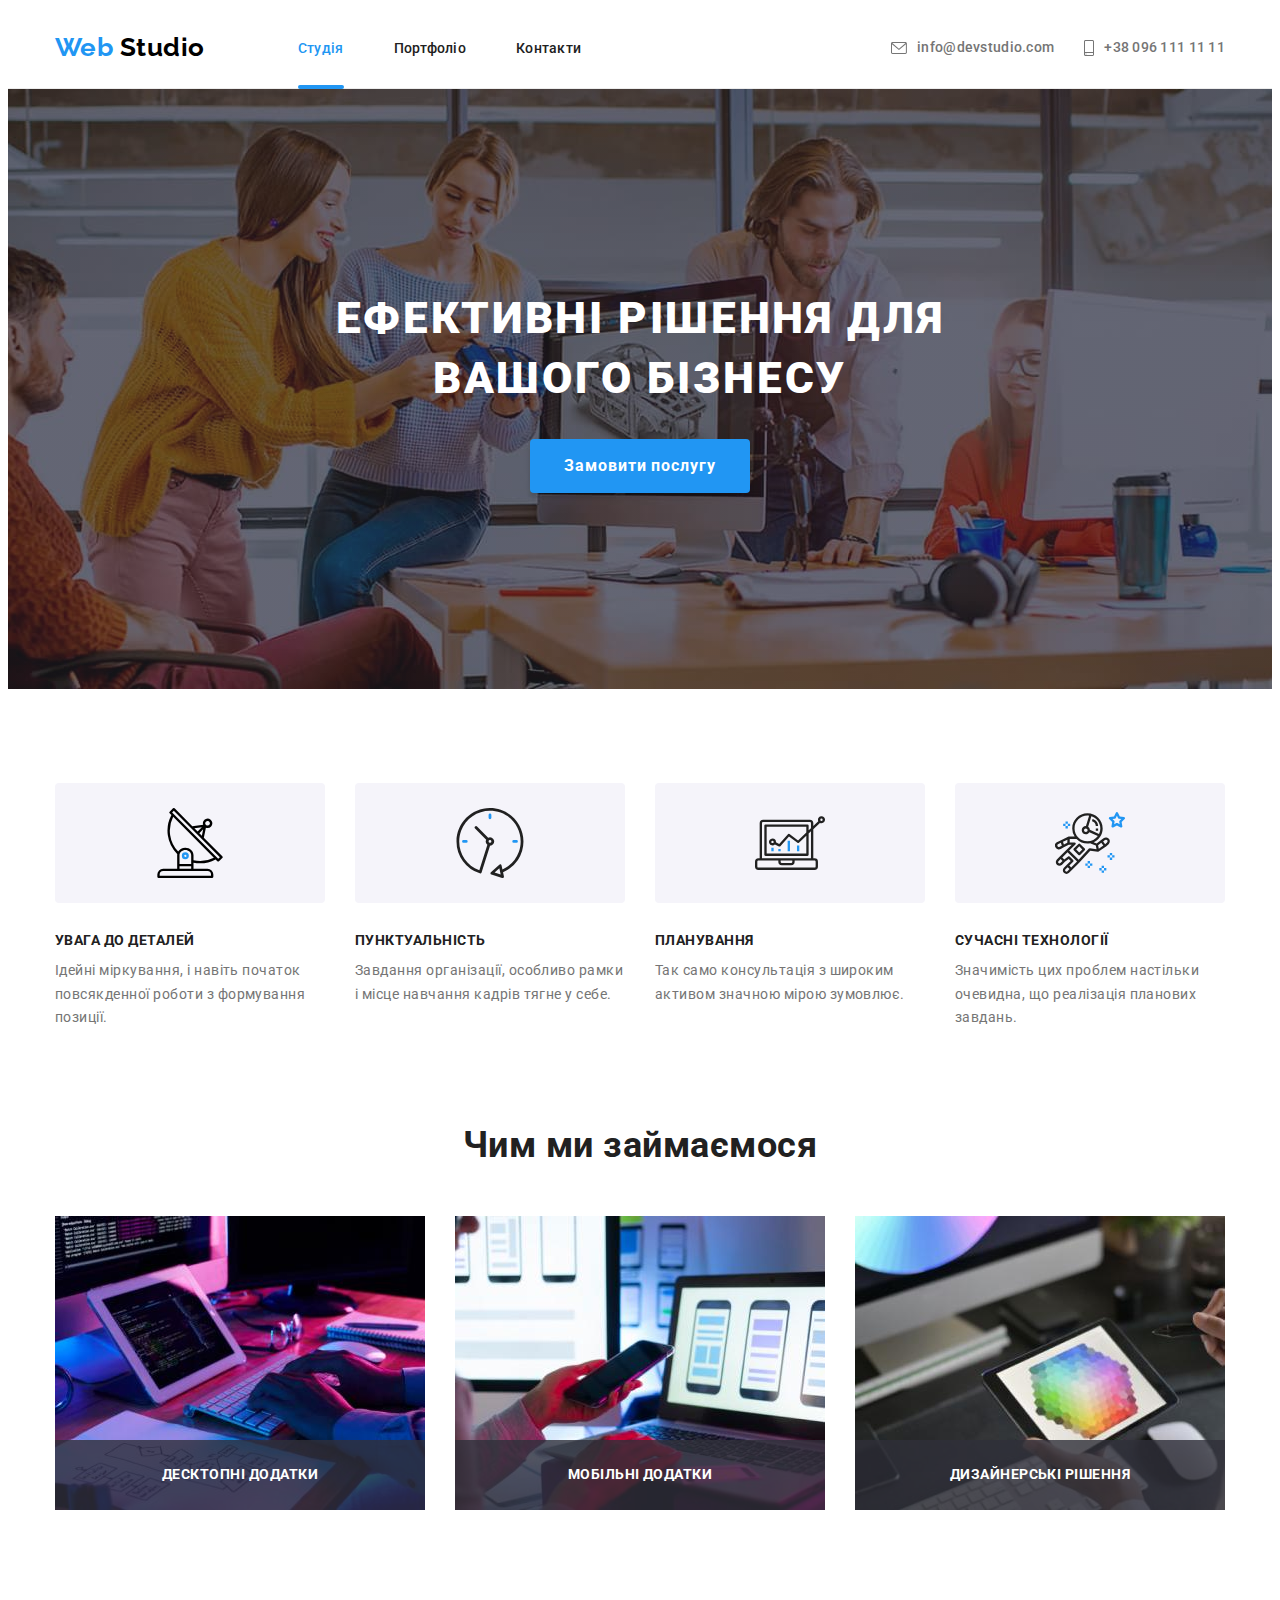
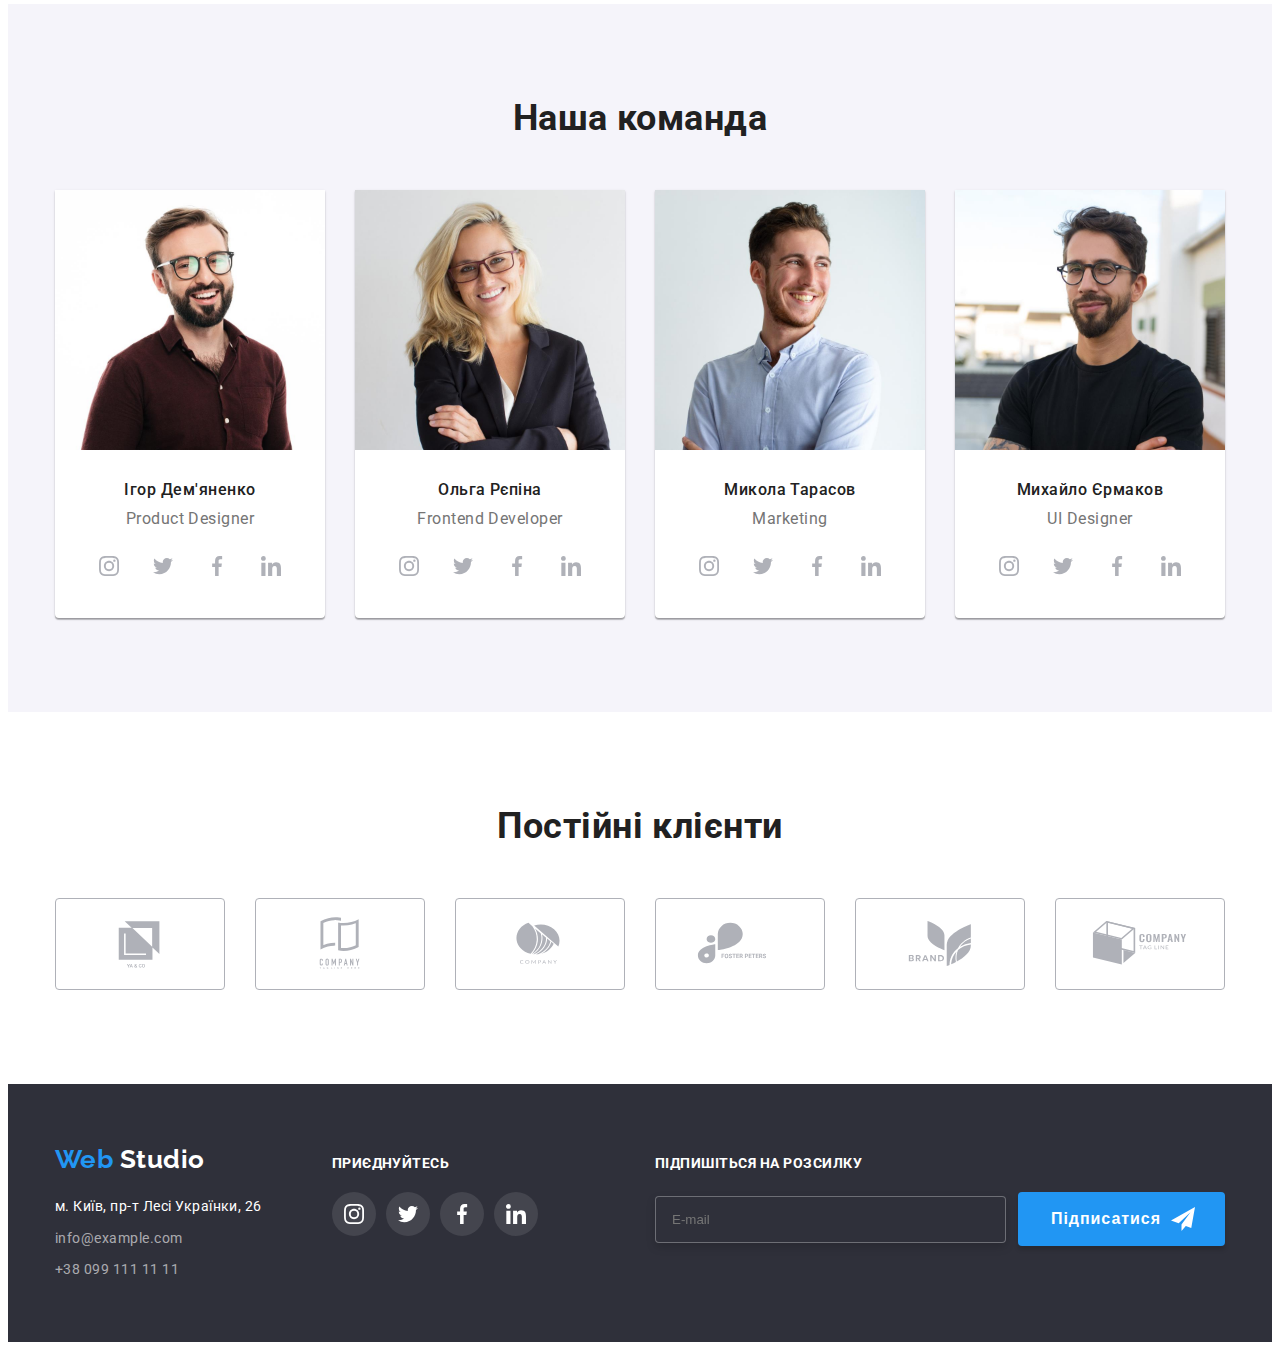
<file: index.html>
<!DOCTYPE html>
<html lang="uk">
	<head>
		<meta charset="UTF-8" />
		<meta http-equiv="X-UA-Compatible" content="IE=edge" />
		<meta name="viewport" content="width=device-width, initial-scale=1.0" />
		<title>Студія</title>
		<link
			rel="stylesheet"
			href="https://cdnjs.cloudflare.com/ajax/libs/modern-normalize/1.1.0/modern-normalize.min.css"
			integrity="sha512-wpPYUAdjBVSE4KJnH1VR1HeZfpl1ub8YT/NKx4PuQ5NmX2tKuGu6U/JRp5y+Y8XG2tV+wKQpNHVUX03MfMFn9Q=="
			crossorigin="anonymous"
			referrerpolicy="no-referrer"
		/>
		<link
			href="https://fonts.googleapis.com/css2?family=Edu+TAS+Beginner:wght@700&family=Raleway:wght@700&family=Roboto:wght@400;500;700;900&display=swap"
			rel="stylesheet"
		/>
		<link rel="stylesheet" href="./css/main.min.css" />
	</head>
	<body>
		<header class="header">
			<div class="container">
				<a href="./index.html" class="logo header__logo"><span class="logo__color">Web</span> Studio</a>
				<button class="menu-open js-open-menu" type="button" aria-expanded="false">
					<svg width="40" height="40">
						<use href="./images/symbol-defs (menu).svg#icon-menu-open"></use>
					</svg>
				</button>

				<nav class="nav">
					<ul class="nav__list list">
						<li class="nav__item"><a href="./index.html" class="nav__link nav__link--current">Студія</a></li>
						<li class="nav__item"><a href="./portfolio.html" class="nav__link">Портфоліо</a></li>
						<li class="nav__item"><a href="" class="nav__link">Контакти</a></li>
					</ul>
				</nav>
				<ul class="contacts list">
					<li>
						<a href="mailto:info@devstudio.com" class="contacts__mail">
							<svg class="contacts__icon" width="16" height="12">
								<use href="./images/symbol-defs.svg#icon-envelope"></use>
							</svg>
							info@devstudio.com
						</a>
					</li>
					<li>
						<a href="tel:+380961111111" class="contacts__tel">
							<svg class="contacts__icon" width="10" height="16">
								<use href="./images/symbol-defs.svg#icon-smartphone"></use>
							</svg>
							+38 096 111 11 11
						</a>
					</li>
				</ul>
			</div>
			<div class="mob-menu js-menu-container">
				<button class="menu-close js-close-menu" type="button">
					<svg class="" width="40" height="40">
						<use href="./images/symbol-defs (menu).svg#icon-menu-close"></use>
					</svg>
				</button>
				<nav>
					<ul class="list">
						<li class="mob-menu__item">
							<a href="./index.html" class="mob-menu__link current">Студія</a>
						</li>
						<li class="mob-menu__item"><a href="./portfolio.html" class="mob-menu__link">Портфоліо</a></li>
						<li class="mob-menu__item"><a href="" class="mob-menu__link">Контакти</a></li>
					</ul>
				</nav>
				<div class="menu-container">
					<ul class="mob-contacts list">
						<li>
							<a href="tel:+380961111111" class="mob-contacts__tel">+38 096 111 11 11</a>
						</li>
						<li class="mob-contacts__item">
							<a href="mailto:info@devstudio.com" class="mob-contacts__mail">info@devstudio.com</a>
						</li>
					</ul>
					<ul class="mob-socials__list list">
						<li class="mob-socials___item">
							<a href="#" class="mob-socials__link">Instagram</a>
						</li>
						<li class="mob-socials___item">
							<a href="#" class="mob-socials__link">Twitter</a>
						</li>
						<li class="mob-socials___item">
							<a href="#" class="mob-socials__link">Facebook</a>
						</li>
						<li class="mob-socials___item">
							<a href="#" class="mob-socials__link">LinkedIn</a>
						</li>
					</ul>
				</div>
			</div>
		</header>

		<main>
			<section class="section hero">
				<div class="container">
					<h1 class="hero__title">Ефективні рішення для вашого бізнесу</h1>
					<button type="button" class="hero__btn" data-modal-open>Замовити послугу</button>
				</div>
			</section>

			<section class="section benefits">
				<div class="container">
					<h2 class="benefits--hidden">Наші переваги</h2>
					<ul class="benefits__list list">
						<li class="benefits__item">
							<div class="benefits__svg">
								<svg width="70" height="70">
									<use href="./images/symbol-defs.svg#icon-antenna"></use>
								</svg>
							</div>

							<h3 class="benefits__title">УВАГА ДО ДЕТАЛЕЙ</h3>
							<p class="benefits__text">
								Ідейні міркування, і навіть початок повсякденної роботи з формування позиції.
							</p>
						</li>
						<li class="benefits__item">
							<div class="benefits__svg">
								<svg width="70" height="70">
									<use href="./images/symbol-defs.svg#icon-clock"></use>
								</svg>
							</div>
							<h3 class="benefits__title">ПУНКТУАЛЬНІСТЬ</h3>
							<p class="benefits__text">Завдання організації, особливо рамки і місце навчання кадрів тягне у себе.</p>
						</li>
						<li class="benefits__item">
							<div class="benefits__svg">
								<svg width="70" height="70">
									<use href="./images/symbol-defs.svg#icon-diagram"></use>
								</svg>
							</div>
							<h3 class="benefits__title">ПЛАНУВАННЯ</h3>
							<p class="benefits__text">Так само консультація з широким активом значною мірою зумовлює.</p>
						</li>
						<li class="benefits__item">
							<div class="benefits__svg">
								<svg width="70" height="70">
									<use href="./images/symbol-defs.svg#icon-astronaut"></use>
								</svg>
							</div>
							<h3 class="benefits__title">СУЧАСНІ ТЕХНОЛОГІЇ</h3>
							<p class="benefits__text">Значимість цих проблем настільки очевидна, що реалізація планових завдань.</p>
						</li>
					</ul>
				</div>
			</section>

			<section class="section developments section-size">
				<div class="container">
					<h2 class="developments__title">Чим ми займаємося</h2>
					<ul class="developments__list list">
						<li class="developments__item">
							<img
								srcset="./images/developments/img_1.jpg 1x, ./images/developments/img_1_2x.jpg 2x"
								src="./images/developments/img_1.jpg"
								alt="Робочий процес"
								width="370"
								height="294"
							/>
							<h3 class="developments__caption">Десктопні додатки</h3>
						</li>
						<li class="developments__item">
							<img
								srcset="./images/developments/img_2.jpg 1x, ./images/developments/img_2_2x.jpg 2x"
								src="./images/developments/img_2.jpg"
								alt="Робочий процес"
								width="370"
								height="294"
							/>
							<h3 class="developments__caption">Мобільні додатки</h3>
						</li>
						<li class="developments__item">
							<img
								srcset="./images/developments/img_3.jpg 1x, ./images/developments/img_3_2x.jpg 2x"
								src="./images/developments/img_3.jpg"
								alt="Робочий процес"
								width="370"
								height="294"
							/>
							<h3 class="developments__caption">Дизайнерські рішення</h3>
						</li>
					</ul>
				</div>
			</section>

			<section class="section team card">
				<div class="container">
					<h2 class="team__title">Наша команда</h2>
					<ul class="team__list list">
						<li class="team__item">
							<picture>
								<source
									srcset="./images/team/igor_des.jpg 1x, ./images/team/igor_des_2x.jpg 2x"
									media="(min-width: 1200px)"
								/>
								<source
									srcset="./images/team/igor_tab.jpg 1x, ./images/team/igor_tab_2x.jpg 2x"
									media="(min-width: 768px)"
								/>
								<source
									srcset="./images/team/igor_mob.jpg 1x, ./images/team/igor_mob_2x.jpg 2x"
									media="(min-width: 480px)"
								/>
								<img src="./images/team/igor_des.jpg" alt="Ігор Дем'яненко" />
							</picture>

							<h3 class="card__title">Ігор Дем'яненко</h3>
							<p class="card__text">Product Designer</p>
							<ul class="socials list">
								<li>
									<a href="" class="socials__link">
										<svg class="socials__icon" width="20" height="20">
											<use href="./images/symbol-defs.svg#icon-instagram"></use>
										</svg>
									</a>
								</li>
								<li>
									<a href="" class="socials__link">
										<svg class="socials__icon" width="20" height="20">
											<use href="./images/symbol-defs.svg#icon-twitter"></use>
										</svg>
									</a>
								</li>
								<li>
									<a href="" class="socials__link">
										<svg class="socials__icon" width="20" height="20">
											<use href="./images/symbol-defs.svg#icon-facebook"></use>
										</svg>
									</a>
								</li>
								<li>
									<a href="" class="socials__link">
										<svg class="socials__icon" width="20" height="20">
											<use href="./images/symbol-defs.svg#icon-linkedin"></use>
										</svg>
									</a>
								</li>
							</ul>
						</li>
						<li class="team__item">
							<picture>
								<source
									srcset="./images/team/olya_des.jpg 1x, ./images/team/olya_des_2x.jpg 2x"
									media="(min-width: 1200px)"
								/>
								<source
									srcset="./images/team/olya_tab.jpg 1x, ./images/team/olya_tab_2x.jpg 2x"
									media="(min-width: 768px)"
								/>
								<source
									srcset="./images/team/olya_mob.jpg 1x, ./images/team/olya_mob_2x.jpg 2x"
									media="(min-width: 480px)"
								/>
								<img src="./images/team/olya_des.jpg" alt="Ольга Рєпіна" />
							</picture>

							<h3 class="card__title">Ольга Рєпіна</h3>
							<p class="card__text">Frontend Developer</p>
							<ul class="socials list">
								<li>
									<a href="" class="socials__link">
										<svg class="socials__icon" width="20" height="20">
											<use href="./images/symbol-defs.svg#icon-instagram"></use>
										</svg>
									</a>
								</li>
								<li>
									<a href="" class="socials__link">
										<svg class="socials__icon" width="20" height="20">
											<use href="./images/symbol-defs.svg#icon-twitter"></use>
										</svg>
									</a>
								</li>
								<li>
									<a href="" class="socials__link">
										<svg class="socials__icon" width="20" height="20">
											<use href="./images/symbol-defs.svg#icon-facebook"></use>
										</svg>
									</a>
								</li>
								<li>
									<a href="" class="socials__link">
										<svg class="socials__icon" width="20" height="20">
											<use href="./images/symbol-defs.svg#icon-linkedin"></use>
										</svg>
									</a>
								</li>
							</ul>
						</li>
						<li class="team__item">
							<picture>
								<source
									srcset="./images/team/kolya_des.jpg 1x, ./images/team/kolya_des_2x.jpg 2x"
									media="(min-width: 1200px)"
								/>
								<source
									srcset="./images/team/kolya_tab.jpg 1x, ./images/team/kolya_tab_2x.jpg 2x"
									media="(min-width: 768px)"
								/>
								<source
									srcset="./images/team/kolya_mob.jpg 1x, ./images/team/kolya_mob_2x.jpg 2x"
									media="(min-width: 480px)"
								/>
								<img src="./images/team/kolya_des.jpg" alt="Микола Тарасов" />
							</picture>

							<h3 class="card__title">Микола Тарасов</h3>
							<p class="card__text">Marketing</p>
							<ul class="socials list">
								<li>
									<a href="" class="socials__link">
										<svg class="socials__icon" width="20" height="20">
											<use href="./images/symbol-defs.svg#icon-instagram"></use>
										</svg>
									</a>
								</li>
								<li>
									<a href="" class="socials__link">
										<svg class="socials__icon" width="20" height="20">
											<use href="./images/symbol-defs.svg#icon-twitter"></use>
										</svg>
									</a>
								</li>
								<li>
									<a href="" class="socials__link">
										<svg class="socials__icon" width="20" height="20">
											<use href="./images/symbol-defs.svg#icon-facebook"></use>
										</svg>
									</a>
								</li>
								<li>
									<a href="" class="socials__link">
										<svg class="socials__icon" width="20" height="20">
											<use href="./images/symbol-defs.svg#icon-linkedin"></use>
										</svg>
									</a>
								</li>
							</ul>
						</li>
						<li class="team__item">
							<picture>
								<source
									srcset="./images/team/misha_des.jpg 1x, ./images/team/misha_des_2x.jpg 2x"
									media="(min-width: 1200px)"
								/>
								<source
									srcset="./images/team/misha_tab.jpg 1x, ./images/team/misha_tab_2x.jpg 2x"
									media="(min-width: 768px)"
								/>
								<source
									srcset="./images/team/misha_mob.jpg 1x, ./images/team/misha_mob_2x.jpg 2x"
									media="(min-width: 480px)"
								/>
								<img src="./images/team/misha_des.jpg" alt="Михайло Єрмаков" />
							</picture>

							<h3 class="card__title">Михайло Єрмаков</h3>
							<p class="card__text">UI Designer</p>
							<ul class="socials list">
								<li>
									<a href="" class="socials__link">
										<svg class="socials__icon" width="20" height="20">
											<use href="./images/symbol-defs.svg#icon-instagram"></use>
										</svg>
									</a>
								</li>
								<li>
									<a href="" class="socials__link">
										<svg class="socials__icon" width="20" height="20">
											<use href="./images/symbol-defs.svg#icon-twitter"></use>
										</svg>
									</a>
								</li>
								<li>
									<a href="" class="socials__link">
										<svg class="socials__icon" width="20" height="20">
											<use href="./images/symbol-defs.svg#icon-facebook"></use>
										</svg>
									</a>
								</li>
								<li>
									<a href="" class="socials__link">
										<svg class="socials__icon" width="20" height="20">
											<use href="./images/symbol-defs.svg#icon-linkedin"></use>
										</svg>
									</a>
								</li>
							</ul>
						</li>
					</ul>
				</div>
			</section>

			<section class="section clients">
				<div class="container">
					<h2 class="clients__title">Постійні клієнти</h2>
					<ul class="clients__list list">
						<li class="clients__item">
							<a href="#" class="clients__link">
								<svg width="106" height="60">
									<use href="./images/symbol-defs.svg#icon-Logo"></use>
								</svg>
							</a>
						</li>
						<li class="clients__item">
							<a href="#" class="clients__link">
								<svg width="106" height="60">
									<use href="./images/symbol-defs.svg#icon-Logo-1"></use>
								</svg>
							</a>
						</li>
						<li class="clients__item">
							<a href="#" class="clients__link">
								<svg width="106" height="60">
									<use href="./images/symbol-defs.svg#icon-Logo-2"></use>
								</svg>
							</a>
						</li>
						<li class="clients__item">
							<a href="#" class="clients__link">
								<svg width="106" height="60">
									<use href="./images/symbol-defs.svg#icon-Logo-3"></use>
								</svg>
							</a>
						</li>
						<li class="clients__item">
							<a href="#" class="clients__link">
								<svg width="106" height="60">
									<use href="./images/symbol-defs.svg#icon-Logo-4"></use>
								</svg>
							</a>
						</li>
						<li class="clients__item">
							<a href="#" class="clients__link">
								<svg width="106" height="60">
									<use href="./images/symbol-defs.svg#icon-Logo-5"></use>
								</svg>
							</a>
						</li>
					</ul>
				</div>
			</section>
		</main>

		<footer class="footer">
			<div class="container">
				<div class="footer-address">
					<a href="./index.html" class="logo footer__logo">
						<span class="logo__color">Web</span> <span class="logo__color-footer">Studio</span>
					</a>
					<address>
						<ul class="footer-contacts__list list">
							<li class="footer-contacts__item">
								<a href="https://goo.gl/maps/35UjGf1LxanLmhbe7" class="footer-contacts__address"
									>м. Київ, пр-т Лесі Українки, 26</a
								>
							</li>
							<li class="footer-contacts__item">
								<a href="mailto:info@example.com" class="footer-contacts__mail">info@example.com</a>
							</li>
							<li class="footer-contacts__item">
								<a href="tel:+380991111111" class="footer-contacts__tel">+38 099 111 11 11</a>
							</li>
						</ul>
					</address>
				</div>
				<div class="footer-socials footer-socials-retreat">
					<h3 class="footer-socials__title">ПРИЄДНУЙТЕСЬ</h3>
					<ul class="footer-socials__list list">
						<li>
							<a href="" class="footer-socials__link">
								<svg class="footer-socials__icon" width="20" height="20">
									<use href="./images/symbol-defs.svg#icon-instagram"></use>
								</svg>
							</a>
						</li>
						<li>
							<a href="" class="footer-socials__link">
								<svg class="footer-socials__icon" width="20" height="20">
									<use href="./images/symbol-defs.svg#icon-twitter"></use>
								</svg>
							</a>
						</li>
						<li>
							<a href="" class="footer-socials__link">
								<svg class="footer-socials__icon" width="20" height="20">
									<use href="./images/symbol-defs.svg#icon-facebook"></use>
								</svg>
							</a>
						</li>
						<li>
							<a href="" class="footer-socials__link">
								<svg class="footer-socials__icon" width="20" height="20">
									<use href="./images/symbol-defs.svg#icon-linkedin"></use>
								</svg>
							</a>
						</li>
					</ul>
				</div>
				<div class="footer-form">
					<b class="footer-form__title">Підпишіться на розсилку</b>
					<form>
						<input type="email" class="footer-form__email" placeholder="E-mail" name="email" />
						<button type="submit" class="footer-form__btn">
							Підписатися
							<svg class="footer-form__icon" width="24" height="24">
								<use href="./images/symbol-defs (2).svg#icon-icon-send"></use>
							</svg>
						</button>
					</form>
				</div>
			</div>
		</footer>
		<div class="backdrop is-hidden" data-modal>
			<div class="modal">
				<button type="button" class="modal__btn-close" data-modal-close>
					<svg class="modal__close-svg" width="11" height="11">
						<use href="./images/symbol-defs (1).svg#icon-Vector"></use>
					</svg>
				</button>
				<p class="modal__title">Залиште свої дані, ми вам передзвонимо</p>
				<form>
					<div class="modal__container">
						<label class="modal__label">
							<span>Ім'я</span>
							<input type="text" name="username" class="modal__input" />
							<svg class="modal__svg" width="18" height="18">
								<use href="./images/symbol-defs (2).svg#icon-person-black"></use>
							</svg>
						</label>
					</div>
					<div class="modal__container">
						<label class="modal__label">
							<span>Телефон</span>
							<input type="tel" name="tel" class="modal__input" />
							<svg class="modal__svg" width="18" height="18">
								<use href="./images/symbol-defs (2).svg#icon-phone-black"></use>
							</svg>
						</label>
					</div>
					<div class="modal__container">
						<label class="modal__label">
							<span>Пошта</span>
							<input type="email" name="email" class="modal__input" />
							<svg class="modal__svg" width="18" height="18">
								<use href="./images/symbol-defs (2).svg#icon-email-black"></use>
							</svg>
						</label>
					</div>
					<label class="modal__label modal__label--retreat">
						<span>Коментар</span>
						<textarea name="coment" rows="5" class="modal__textarea" placeholder="Введіть текст"></textarea>
					</label>
					<label class="terms">
						<input type="checkbox" name="checkbox" class="terms__checkbox" />
						<span class="terms__icon"></span>
						<span class="terms__text"
							>Погоджуюся з розсилкою та приймаю <a href="#" class="terms__link">Умови договору</a></span
						>
					</label>
					<button type="submit" class="modal__btn">Відправити</button>
				</form>
			</div>
		</div>
		<script src="./js/modal.js"></script>
		<script src="./js/mobile-menu.js"></script>
	</body>
</html>
</file>
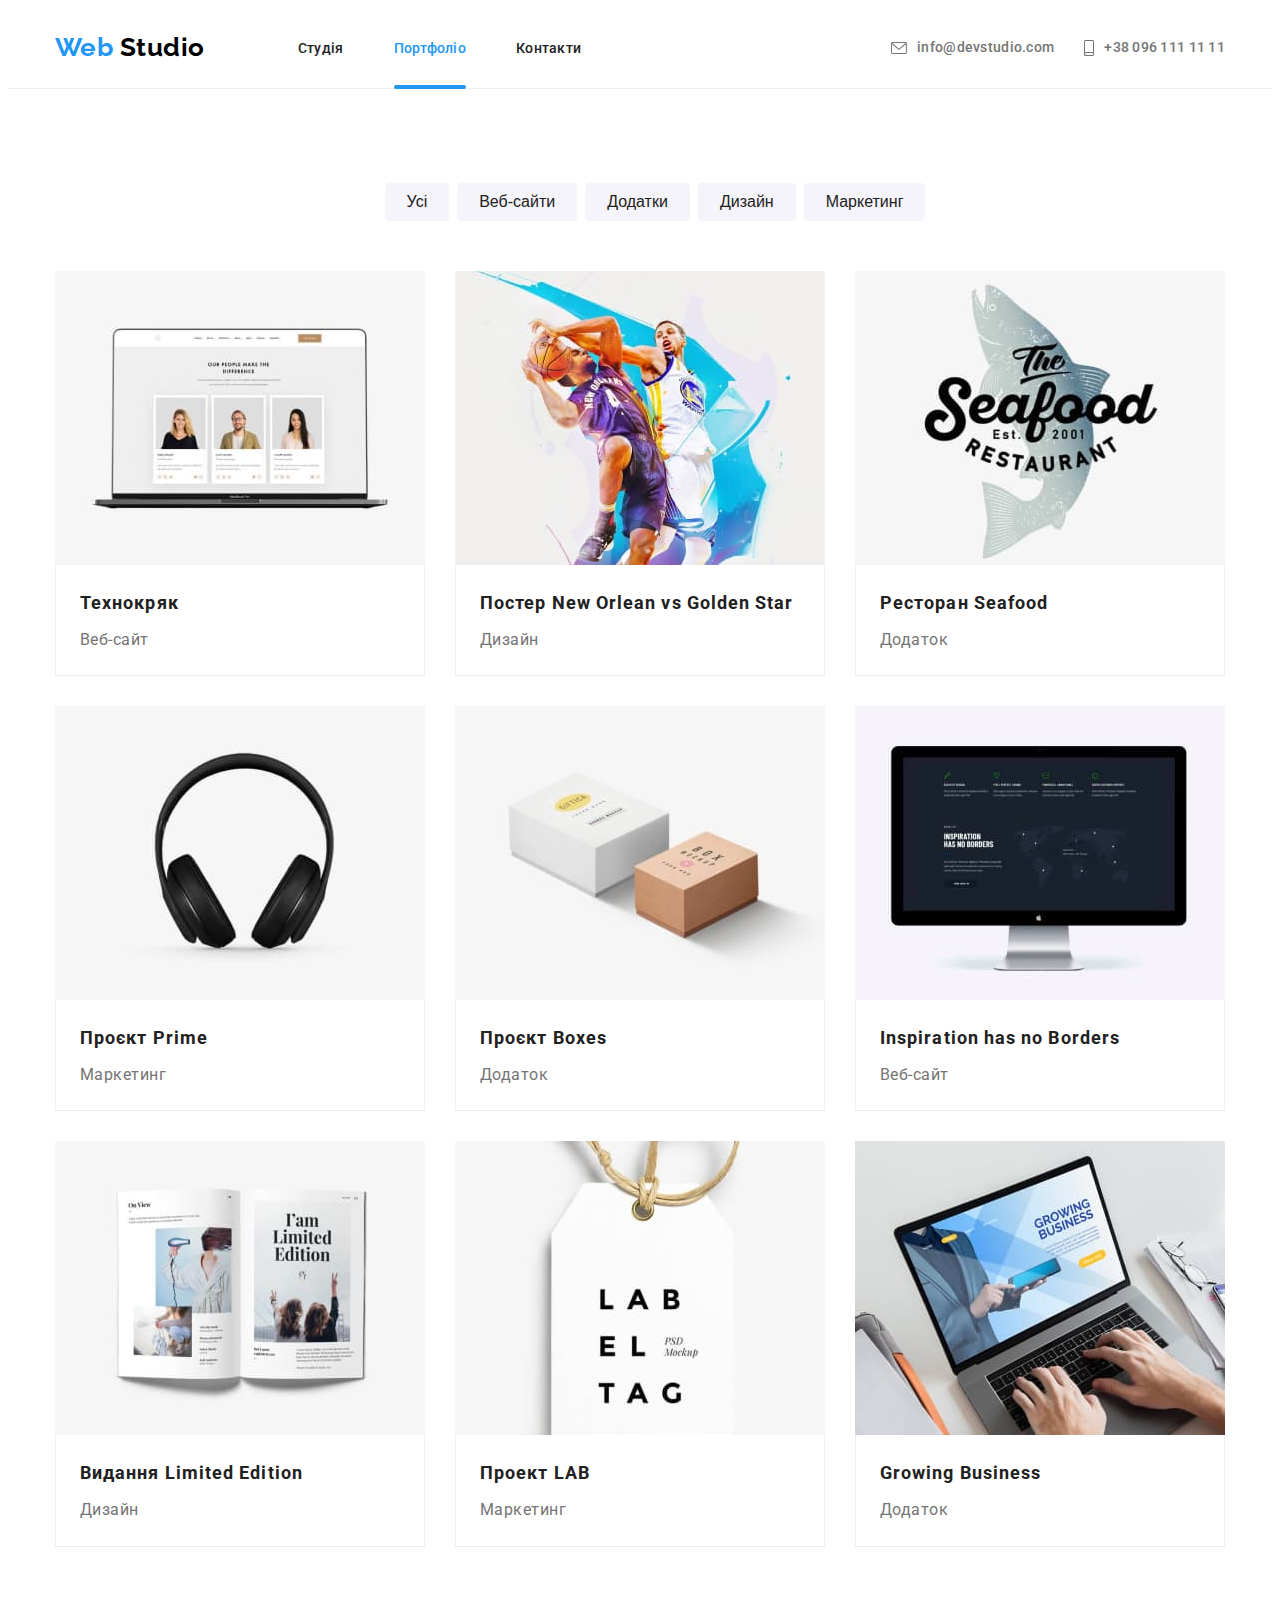
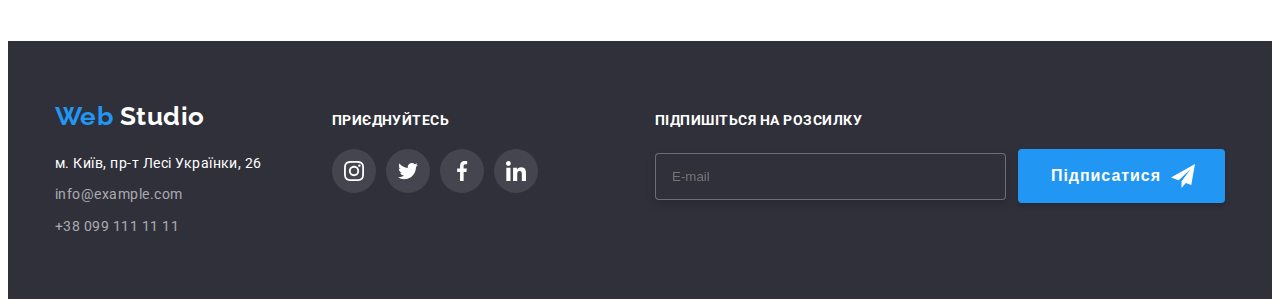
<file: portfolio.html>
<!DOCTYPE html>
<html lang="uk">
	<head>
		<meta charset="UTF-8" />
		<meta http-equiv="X-UA-Compatible" content="IE=edge" />
		<meta name="viewport" content="width=device-width, initial-scale=1.0" />
		<title>Портфоліо</title>
		<link
			rel="stylesheet"
			href="https://cdnjs.cloudflare.com/ajax/libs/modern-normalize/1.1.0/modern-normalize.min.css"
			integrity="sha512-wpPYUAdjBVSE4KJnH1VR1HeZfpl1ub8YT/NKx4PuQ5NmX2tKuGu6U/JRp5y+Y8XG2tV+wKQpNHVUX03MfMFn9Q=="
			crossorigin="anonymous"
			referrerpolicy="no-referrer"
		/>
		<link
			href="https://fonts.googleapis.com/css2?family=Edu+TAS+Beginner:wght@700&family=Raleway:wght@700&family=Roboto:wght@400;500;700;900&display=swap"
			rel="stylesheet"
		/>
		<link rel="stylesheet" href="./css/main.min.css" />
	</head>
	<body>
		<header class="header">
			<div class="container">
				<a href="./index.html" class="logo header__logo"><span class="logo__color">Web</span> Studio</a>
				<button class="menu-open js-open-menu" type="button" aria-expanded="false">
					<svg width="40" height="40">
						<use href="./images/symbol-defs (menu).svg#icon-menu-open"></use>
					</svg>
				</button>

				<nav class="nav">
					<ul class="nav__list list">
						<li class="nav__item"><a href="./index.html" class="nav__link">Студія</a></li>
						<li class="nav__item"><a href="./portfolio.html" class="nav__link nav__link--current">Портфоліо</a></li>
						<li class="nav__item"><a href="" class="nav__link">Контакти</a></li>
					</ul>
				</nav>
				<ul class="contacts list">
					<li class="contacts__item">
						<a href="mailto:info@devstudio.com" class="contacts__mail">
							<svg class="contacts__icon" width="16" height="12">
								<use href="./images/symbol-defs.svg#icon-envelope"></use>
							</svg>
							info@devstudio.com
						</a>
					</li>
					<li>
						<a href="tel:+380961111111" class="contacts__tel">
							<svg class="contacts__icon" width="10" height="16">
								<use href="./images/symbol-defs.svg#icon-smartphone"></use>
							</svg>
							+38 096 111 11 11
						</a>
					</li>
				</ul>
			</div>
			<div class="mob-menu js-menu-container">
				<button class="menu-close js-close-menu" type="button">
					<svg class="" width="40" height="40">
						<use href="./images/symbol-defs (menu).svg#icon-menu-close"></use>
					</svg>
				</button>
				<nav class="mob-menu__nav">
					<ul class="mob-menu__list list">
						<li class="mob-menu__item">
							<a href="./index.html" class="mob-menu__link">Студія</a>
						</li>
						<li class="mob-menu__item"><a href="./portfolio.html" class="mob-menu__link current">Портфоліо</a></li>
						<li class="mob-menu__item"><a href="" class="mob-menu__link">Контакти</a></li>
					</ul>
				</nav>
				<div class="menu-container">
					<ul class="mob-contacts list">
						<li>
							<a href="tel:+380961111111" class="mob-contacts__tel">+38 096 111 11 11</a>
						</li>
						<li class="mob-contacts__item">
							<a href="mailto:info@devstudio.com" class="mob-contacts__mail">info@devstudio.com</a>
						</li>
					</ul>
					<ul class="mob-socials__list list">
						<li class="mob-socials___item">
							<a href="#" class="mob-socials__link">Instagram</a>
						</li>
						<li class="mob-socials___item">
							<a href="#" class="mob-socials__link">Twitter</a>
						</li>
						<li class="mob-socials___item">
							<a href="#" class="mob-socials__link">Facebook</a>
						</li>
						<li class="mob-socials___item">
							<a href="#" class="mob-socials__link">LinkedIn</a>
						</li>
					</ul>
				</div>
			</div>
		</header>

		<main>
			<section class="section portfolio">
				<div class="container">
					<h1 class="portfolio--hidden">Наші роботи</h1>
					<ul class="portfolio__list list">
						<li class="portfolio__item"><button type="button" class="portfolio__button">Усі</button></li>
						<li class="portfolio__item"><button type="button" class="portfolio__button">Веб-сайти</button></li>
						<li class="portfolio__item"><button type="button" class="portfolio__button">Додатки</button></li>
						<li class="portfolio__item"><button type="button" class="portfolio__button">Дизайн</button></li>
						<li class="portfolio__item"><button type="button" class="portfolio__button">Маркетинг</button></li>
					</ul>
					<ul class="projects projects-section list">
						<li class="projects__item">
							<a href="#" class="projects__link">
								<div class="overlay">
									<picture>
										<source
											srcset="./images/projects/robota1_des.jpg 1x, ./images/projects/robota1_des_2x.jpg 2x"
											media="(min-width: 1200px)"
										/>
										<source
											srcset="./images/projects/robota1_tab.jpg 1x, ./images/projects/robota1_tab_2x.jpg 2x"
											media="(min-width: 768px)"
										/>
										<source
											srcset="./images/projects/robota1_mob.jpg 1x, ./images/projects/robota1_mob_2x.jpg 2x"
											media="(min-width: 480px)"
										/>
										<img src="./images/projects/robota1_des.jpg" alt="Откритий ноутбук" />
									</picture>

									<p class="overlay__content">
										Ресурс пропонує комплексні пропозиції з різним рівнем функціоналу та сервісів. Все це дозволить
										відвідувачу отримати вичерпні відомості про компанію чи приватну особу.
									</p>
								</div>
								<div class="projects__container">
									<h2 class="projects__title">Технокряк</h2>
									<p class="projects__text">Веб-сайт</p>
								</div>
							</a>
						</li>
						<li class="projects__item">
							<a href="#" class="projects__link">
								<div class="overlay">
									<picture>
										<source
											srcset="./images/projects/robota2_des.jpg 1x, ./images/projects/robota2_des_2x.jpg 2x"
											media="(min-width: 1200px)"
										/>
										<source
											srcset="./images/projects/robota2_tab.jpg 1x, ./images/projects/robota2_tab_2x.jpg 2x"
											media="(min-width: 768px)"
										/>
										<source
											srcset="./images/projects/robota2_mob.jpg 1x, ./images/projects/robota2_mob_2x.jpg 2x"
											media="(min-width: 480px)"
										/>
										<img src="./images/projects/robota2_des.jpg" alt="Два баскитболиста" />
									</picture>

									<p class="overlay__content">
										Ресурс пропонує комплексні пропозиції з різним рівнем функціоналу та сервісів. Все це дозволить
										відвідувачу отримати вичерпні відомості про компанію чи приватну особу.
									</p>
								</div>
								<div class="projects__container">
									<h2 class="projects__title">Постер New Orlean vs Golden Star</h2>
									<p class="projects__text">Дизайн</p>
								</div>
							</a>
						</li>
						<li class="projects__item">
							<a href="#" class="projects__link">
								<div class="overlay">
									<picture>
										<source
											srcset="./images/projects/robota3_des.jpg 1x, ./images/projects/robota3_des_2x.jpg 2x"
											media="(min-width: 1200px)"
										/>
										<source
											srcset="./images/projects/robota3_tab.jpg 1x, ./images/projects/robota3_tab_2x.jpg 2x"
											media="(min-width: 768px)"
										/>
										<source
											srcset="./images/projects/robota3_mob.jpg 1x, ./images/projects/robota3_mob_2x.jpg 2x"
											media="(min-width: 480px)"
										/>
										<img src="./images/projects/robota3_des.jpg" alt="Логотип" />
									</picture>

									<p class="overlay__content">
										Ресурс пропонує комплексні пропозиції з різним рівнем функціоналу та сервісів. Все це дозволить
										відвідувачу отримати вичерпні відомості про компанію чи приватну особу.
									</p>
								</div>
								<div class="projects__container">
									<h2 class="projects__title">Ресторан Seafood</h2>
									<p class="projects__text">Додаток</p>
								</div>
							</a>
						</li>
						<li class="projects__item">
							<a href="#" class="projects__link">
								<div class="overlay">
									<picture>
										<source
											srcset="./images/projects/robota4_des.jpg 1x, ./images/projects/robota4_des_2x.jpg 2x"
											media="(min-width: 1200px)"
										/>
										<source
											srcset="./images/projects/robota4_tab.jpg 1x, ./images/projects/robota4_tab_2x.jpg 2x"
											media="(min-width: 768px)"
										/>
										<source
											srcset="./images/projects/robota4_mob.jpg 1x, ./images/projects/robota4_mob_2x.jpg 2x"
											media="(min-width: 480px)"
										/>
										<img src="./images/projects/robota4_des.jpg" alt="Наушники" />
									</picture>

									<p class="overlay__content">
										Ресурс пропонує комплексні пропозиції з різним рівнем функціоналу та сервісів. Все це дозволить
										відвідувачу отримати вичерпні відомості про компанію чи приватну особу.
									</p>
								</div>
								<div class="projects__container">
									<h2 class="projects__title">Проєкт Prime</h2>
									<p class="projects__text">Маркетинг</p>
								</div>
							</a>
						</li>
						<li class="projects__item">
							<a href="#" class="projects__link">
								<div class="overlay">
									<picture>
										<source
											srcset="./images/projects/robota5_des.jpg 1x, ./images/projects/robota5_des_2x.jpg 2x"
											media="(min-width: 1200px)"
										/>
										<source
											srcset="./images/projects/robota5_tab.jpg 1x, ./images/projects/robota5_tab_2x.jpg 2x"
											media="(min-width: 768px)"
										/>
										<source
											srcset="./images/projects/robota5_mob.jpg 1x, ./images/projects/robota5_mob_2x.jpg 2x"
											media="(min-width: 480px)"
										/>
										<img src="./images/projects/robota5_des.jpg" alt="Два бокса" />
									</picture>

									<p class="overlay__content">
										Ресурс пропонує комплексні пропозиції з різним рівнем функціоналу та сервісів. Все це дозволить
										відвідувачу отримати вичерпні відомості про компанію чи приватну особу.
									</p>
								</div>
								<div class="projects__container">
									<h2 class="projects__title">Проєкт Boxes</h2>
									<p class="projects__text">Додаток</p>
								</div>
							</a>
						</li>
						<li class="projects__item">
							<a href="#" class="projects__link">
								<div class="overlay">
									<picture>
										<source
											srcset="./images/projects/robota6_des.jpg 1x, ./images/projects/robota6_des_2x.jpg 2x"
											media="(min-width: 1200px)"
										/>
										<source
											srcset="./images/projects/robota6_tab.jpg 1x, ./images/projects/robota6_tab_2x.jpg 2x"
											media="(min-width: 768px)"
										/>
										<source
											srcset="./images/projects/robota6_mob.jpg 1x, ./images/projects/robota6_mob_2x.jpg 2x"
											media="(min-width: 480px)"
										/>
										<img src="./images/projects/robota6_des.jpg" alt="Монитор" />
									</picture>

									<p class="overlay__content">
										Ресурс пропонує комплексні пропозиції з різним рівнем функціоналу та сервісів. Все це дозволить
										відвідувачу отримати вичерпні відомості про компанію чи приватну особу.
									</p>
								</div>
								<div class="projects__container">
									<h2 class="projects__title">Inspiration has no Borders</h2>
									<p class="projects__text">Веб-сайт</p>
								</div>
							</a>
						</li>
						<li class="projects__item">
							<a href="#" class="projects__link">
								<div class="overlay">
									<picture>
										<source
											srcset="./images/projects/robota7_des.jpg 1x, ./images/projects/robota7_des_2x.jpg 2x"
											media="(min-width: 1200px)"
										/>
										<source
											srcset="./images/projects/robota7_tab.jpg 1x, ./images/projects/robota7_tab_2x.jpg 2x"
											media="(min-width: 768px)"
										/>
										<source
											srcset="./images/projects/robota7_mob.jpg 1x, ./images/projects/robota7_mob_2x.jpg 2x"
											media="(min-width: 480px)"
										/>
										<img src="./images/projects/robota7_des.jpg" alt="Откритая книга" />
									</picture>

									<p class="overlay__content">
										Ресурс пропонує комплексні пропозиції з різним рівнем функціоналу та сервісів. Все це дозволить
										відвідувачу отримати вичерпні відомості про компанію чи приватну особу.
									</p>
								</div>
								<div class="projects__container">
									<h2 class="projects__title">Видання Limited Edition</h2>
									<p class="projects__text">Дизайн</p>
								</div>
							</a>
						</li>
						<li class="projects__item">
							<a href="#" class="projects__link">
								<div class="overlay">
									<picture>
										<source
											srcset="./images/projects/robota8_des.jpg 1x, ./images/projects/robota8_des_2x.jpg 2x"
											media="(min-width: 1200px)"
										/>
										<source
											srcset="./images/projects/robota8_tab.jpg 1x, ./images/projects/robota8_tab_2x.jpg 2x"
											media="(min-width: 768px)"
										/>
										<source
											srcset="./images/projects/robota8_mob.jpg 1x, ./images/projects/robota8_mob_2x.jpg 2x"
											media="(min-width: 480px)"
										/>
										<img src="./images/projects/robota8_des.jpg" alt="Бирка" />
									</picture>

									<p class="overlay__content">
										Ресурс пропонує комплексні пропозиції з різним рівнем функціоналу та сервісів. Все це дозволить
										відвідувачу отримати вичерпні відомості про компанію чи приватну особу.
									</p>
								</div>
								<div class="projects__container">
									<h2 class="projects__title">Проект LAB</h2>
									<p class="projects__text">Маркетинг</p>
								</div>
							</a>
						</li>
						<li class="projects__item">
							<a href="#" class="projects__link">
								<div class="overlay">
									<picture>
										<source
											srcset="./images/projects/robota9_des.jpg 1x, ./images/projects/robota9_des_2x.jpg 2x"
											media="(min-width: 1200px)"
										/>
										<source
											srcset="./images/projects/robota9_tab.jpg 1x, ./images/projects/robota9_tab_2x.jpg 2x"
											media="(min-width: 768px)"
										/>
										<source
											srcset="./images/projects/robota9_mob.jpg 1x, ./images/projects/robota9_mob_2x.jpg 2x"
											media="(min-width: 480px)"
										/>
										<img src="./images/projects/robota9_des.jpg" alt="Откритий ноутбук" />
									</picture>

									<p class="overlay__content">
										Ресурс пропонує комплексні пропозиції з різним рівнем функціоналу та сервісів. Все це дозволить
										відвідувачу отримати вичерпні відомості про компанію чи приватну особу.
									</p>
								</div>
								<div class="projects__container">
									<h2 class="projects__title">Growing Business</h2>
									<p class="projects__text">Додаток</p>
								</div>
							</a>
						</li>
					</ul>
				</div>
			</section>
		</main>

		<footer class="footer">
			<div class="container">
				<div class="footer-address">
					<a href="./index.html" class="logo footer__logo">
						<span class="logo__color">Web</span> <span class="logo__color-footer">Studio</span>
					</a>
					<address>
						<ul class="footer-contacts__list list">
							<li class="footer-contacts__item">
								<a href="https://goo.gl/maps/35UjGf1LxanLmhbe7" class="footer-contacts__address"
									>м. Київ, пр-т Лесі Українки, 26</a
								>
							</li>
							<li class="footer-contacts__item">
								<a href="mailto:info@example.com" class="footer-contacts__mail">info@example.com</a>
							</li>
							<li class="footer-contacts__item">
								<a href="tel:+380991111111" class="footer-contacts__tel">+38 099 111 11 11</a>
							</li>
						</ul>
					</address>
				</div>
				<div class="footer-socials footer-socials-retreat">
					<h3 class="footer-socials__title">ПРИЄДНУЙТЕСЬ</h3>
					<ul class="footer-socials__list list">
						<li>
							<a href="" class="footer-socials__link">
								<svg class="footer-socials__icon" width="20" height="20">
									<use href="./images/symbol-defs.svg#icon-instagram"></use>
								</svg>
							</a>
						</li>
						<li>
							<a href="" class="footer-socials__link">
								<svg class="footer-socials__icon" width="20" height="20">
									<use href="./images/symbol-defs.svg#icon-twitter"></use>
								</svg>
							</a>
						</li>
						<li>
							<a href="" class="footer-socials__link">
								<svg class="footer-socials__icon" width="20" height="20">
									<use href="./images/symbol-defs.svg#icon-facebook"></use>
								</svg>
							</a>
						</li>
						<li>
							<a href="" class="footer-socials__link">
								<svg class="footer-socials__icon" width="20" height="20">
									<use href="./images/symbol-defs.svg#icon-linkedin"></use>
								</svg>
							</a>
						</li>
					</ul>
				</div>
				<div class="footer-form">
					<b class="footer-form__title">Підпишіться на розсилку</b>
					<form>
						<input type="email" class="footer-form__email" placeholder="E-mail" name="email" />
						<button type="submit" class="footer-form__btn">
							Підписатися
							<svg class="footer-form__icon" width="24" height="24">
								<use href="./images/symbol-defs (2).svg#icon-icon-send"></use>
							</svg>
						</button>
					</form>
				</div>
			</div>
		</footer>
		<script src="./js/mobile-menu.js"></script>
	</body>
</html>
</file>
<file: css/main.min.css>
:root{--primary-text-color: #757575;--title-text-color: #212121;--title: #ffffff;--accent-color: #2196f3}body{background-color:#fff;color:var(--primary-text-color);font-family:"Roboto",sans-serif;letter-spacing:.03em}h1,h2,h3,h4,h5,h6,p{margin:0}ul,ol{margin:0;padding-left:0}header{border-bottom:1px solid #ececec}*,*::before,*::after{box-sizing:border-box}img{display:block;width:100%;height:auto;object-fit:contain}.list{list-style-type:none}.benefits--hidden,.portfolio--hidden{position:absolute;white-space:nowrap;width:1px;height:1px;overflow:hidden;border:0;padding:0;clip:rect(0 0 0 0);clip-path:inset(50%);margin:-1px}.logo{font-family:"Raleway",sans-serif;font-weight:700;color:#000;font-size:24px;line-height:1.16;text-decoration:none}@media screen and (min-width: 1200px){.logo{font-size:26px;line-height:1.19}}.header__logo{padding:16px 0}@media screen and (min-width: 768px){.header__logo{padding:26px 0;margin-right:87px}}@media screen and (min-width: 1200px){.header__logo{margin-right:93px;padding-top:24px;padding-bottom:25px}}.logo__color{color:var(--accent-color)}.footer__logo{display:block;margin-bottom:20px}.logo__color-footer{color:#fff}.container{width:100%;margin-left:auto;margin-right:auto;padding-left:15px;padding-right:15px}@media screen and (min-width: 480px){.container{max-width:480px}}@media screen and (min-width: 768px){.container{max-width:768px}}@media screen and (min-width: 1200px){.container{max-width:1200px}}.section{padding-top:60px;padding-bottom:60px}@media screen and (min-width: 1200px){.section{padding-top:94px;padding-bottom:94px}}.menu-open{margin-left:auto;border:0;padding:0;background:rgba(0,0,0,0);cursor:pointer}.menu-close{position:absolute;top:0;right:0;display:block;margin-left:auto;margin-top:10px;margin-right:15px;border:0;padding:0;background:rgba(0,0,0,0);cursor:pointer}.menu-close:hover,.menu-close:focus{fill:#2196f3}.hero__btn{color:var(--title);background-color:var(--accent-color);box-shadow:0px 4px 4px rgba(0,0,0,.15);border-radius:4px;border-color:rgba(0,0,0,0);font-family:inherit;font-weight:700;font-size:16px;line-height:1.9;cursor:pointer;text-align:center;letter-spacing:.06em;display:block;margin:auto;padding:10px 24px;transition:background-color 250ms cubic-bezier(0.4, 0, 0.2, 1)}.hero__btn:hover,.hero__btn:focus{background-color:#188ce8}@media screen and (min-width: 1200px){.hero__btn{padding:10px 32px}}.modal__btn-close{position:absolute;top:8px;right:8px;width:30px;height:30px;background:#fff;border:1px solid rgba(0,0,0,.1);border-radius:50%;cursor:pointer}.modal__close-svg{fill:currentColor;transition:fill 250ms cubic-bezier(0.4, 0, 0.2, 1)}.modal__btn-close:hover .modal__close-svg,.modal__btn-close:focus .modal__close-svg{fill:var(--accent-color);outline:0}.modal__btn{font-weight:700;font-size:16px;line-height:1.9;letter-spacing:.06em;color:var(--title);background:#2196f3;box-shadow:0px 4px 4px rgba(0,0,0,.15);border-radius:4px;border-color:rgba(0,0,0,0);padding:10px 52px;display:block;margin:auto;cursor:pointer;transition:background 250ms cubic-bezier(0.4, 0, 0.2, 1)}.modal__btn:hover,.modal__btn:focus{background:#188ce8}.portfolio__button{background:#f5f4fa;border-radius:4px;color:var(--title-text-color);font-weight:500;font-size:16px;line-height:1.6;text-align:center;border:0;cursor:pointer;padding:6px 22px;transition:background-color 250ms cubic-bezier(0.4, 0, 0.2, 1),color 250ms cubic-bezier(0.4, 0, 0.2, 1),box-shadow 250ms cubic-bezier(0.4, 0, 0.2, 1)}.portfolio__button:hover,.portfolio__button:focus{background-color:var(--accent-color);color:#fff;box-shadow:0px 3px 1px rgba(0,0,0,.1),0px 1px 2px rgba(0,0,0,.08),0px 2px 2px rgba(0,0,0,.12)}.footer-form__btn{padding:10px 28px 10px 31px;background-color:var(--accent-color);color:var(--title);border-color:rgba(0,0,0,0);box-shadow:0px 4px 4px rgba(0,0,0,.15);border-radius:4px;cursor:pointer;font-weight:700;font-size:16px;line-height:30px;letter-spacing:.06em;display:flex;justify-content:center;align-items:center;gap:10px;transition:background-color 250ms cubic-bezier(0.4, 0, 0.2, 1)}.footer-form__btn:hover,.footer-form__btn:focus{background-color:#188ce8}@media screen and (min-width: 1200px){.footer-form__btn{margin-left:12px}}.footer-form__icon{fill:currentColor}.backdrop{position:fixed;top:0;width:100%;height:100%;background-color:rgba(0,0,0,.2);transition:opacity 300ms cubic-bezier(0.4, 0, 0.2, 1),visibility 300ms cubic-bezier(0.4, 0, 0.2, 1)}.is-hidden{opacity:0;visibility:hidden;pointer-events:none}.modal{max-width:450px;width:100%;max-height:609px;padding:40px;background-color:#fff;box-shadow:0px 1px 3px rgba(0,0,0,.12),0px 1px 1px rgba(0,0,0,.14),0px 2px 1px rgba(0,0,0,.2);border-radius:4px;position:absolute;top:50%;left:50%;transform:translate(-50%, -50%) scale(1) rotate(0);transition:transform 300ms cubic-bezier(0.4, 0, 0.2, 1)}.backdrop.is-hidden .modal{transform:translate(-50%, -50%) scale(0) rotate(360deg)}@media screen and (min-width: 1200px){.modal{max-width:528px;width:100%;min-height:581px}}.modal__title{font-weight:700;font-size:20px;line-height:1.15;text-align:center;color:var(--title-text-color);margin-bottom:12px}.modal__container{position:relative;margin-bottom:10px}.modal__label span{display:block;margin-bottom:4px;font-weight:400;font-size:12px;line-height:1.16;letter-spacing:.01em}.modal__label--retreat{display:block;margin-bottom:20px}.modal__input{width:100%;height:40px;border:1px solid rgba(33,33,33,.2);border-radius:4px;font-weight:400;font-size:12px;line-height:1.16;letter-spacing:.01em;color:currentColor;padding-left:42px;cursor:pointer;transition:border 250ms cubic-bezier(0.4, 0, 0.2, 1)}.modal__input:hover,.modal__input:focus{border:1px solid #2196f3;outline:none}.modal__svg{position:absolute;top:50%;left:12px;transition:fill 250ms cubic-bezier(0.4, 0, 0.2, 1)}.modal__input:hover+.modal__svg,.modal__input:focus+.modal__svg{fill:var(--accent-color)}.modal__textarea{width:100%;height:120px;padding:12px 16px;border:1px solid rgba(33,33,33,.2);border-radius:4px;font-weight:400;font-size:12px;line-height:1.16;letter-spacing:.01em;color:currentColor;resize:none;transition:border 250ms cubic-bezier(0.4, 0, 0.2, 1)}.modal__textarea:hover,.modal__textarea:focus{border:1px solid #2196f3;outline:none}.terms{display:flex;justify-content:center;align-items:center;margin-bottom:30px}.terms__checkbox{position:absolute;white-space:nowrap;width:1px;height:1px;overflow:hidden;border:0;padding:0;clip:rect(0 0 0 0);clip-path:inset(50%);margin:-1px}.terms__icon{display:inline-block;width:16px;height:15px;border:2px solid #212121;border-radius:2px;transition:background-color 250ms cubic-bezier(0.4, 0, 0.2, 1),background-image 250ms cubic-bezier(0.4, 0, 0.2, 1)}.terms__checkbox:checked+.terms__icon{background-color:var(--accent-color);border-color:rgba(0,0,0,0);background-image:url(../images/icon\ check.svg);background-size:contain;background-origin:border-box;background-repeat:no-repeat}.terms__text{margin-left:7px;font-weight:400;font-size:12px;line-height:1.16}@media screen and (min-width: 1200px){.terms__text{font-size:14px;line-height:1.7}}.terms__link{margin-left:3px;font-weight:400;font-size:12px;line-height:1.16;text-decoration:underline;color:#2196f3}@media screen and (min-width: 1200px){.terms__link{font-size:14px;line-height:1.7}}.socials{display:flex;justify-content:center;gap:10px;padding-bottom:30px}.socials__link{width:44px;height:44px;border-radius:50%;display:flex;align-items:center;justify-content:center;color:#afb1b8;transition:background-color 250ms cubic-bezier(0.4, 0, 0.2, 1),color 250ms cubic-bezier(0.4, 0, 0.2, 1)}.socials__link:hover,.socials__link:focus{background-color:var(--accent-color);color:var(--title)}.socials__icon{fill:currentColor}.footer-socials__title{font-size:14px;line-height:1.14;letter-spacing:.03em;color:var(--title);margin-bottom:20px;padding-top:12px}.footer-socials__list{display:flex;justify-content:flex-start;gap:10px}.footer-socials__link{width:44px;height:44px;border-radius:50%;display:flex;align-items:center;justify-content:center;color:var(--title);background-color:rgba(255,255,255,.1);transition:background-color 250ms cubic-bezier(0.4, 0, 0.2, 1)}.footer-socials__link:hover,.footer-socials__link:focus{background-color:var(--accent-color)}.footer-socials__icon{fill:currentColor}.header>.container{display:flex;justify-content:space-between;align-items:center}@media screen and (min-width: 768px){.menu-open{display:none}}.nav{display:none}@media screen and (min-width: 768px){.nav{display:flex}}.nav__list{display:flex;align-items:center}.nav__item:not(:last-child){margin-right:50px}.nav__link{color:var(--title-text-color);font-weight:500;font-size:14px;line-height:1.14;letter-spacing:.02em;text-decoration:none;list-style-type:none;transition:color 250ms cubic-bezier(0.4, 0, 0.2, 1)}.nav__link:hover,.nav__link:focus{color:var(--accent-color)}.nav__link--current{color:var(--accent-color);position:relative}.nav__link--current::after{content:"";height:4px;width:100%;margin-top:28px;display:block;position:absolute;background:var(--accent-color);border-radius:2px}.contacts{display:none}@media screen and (min-width: 768px){.contacts{display:flex;flex-direction:column;margin-left:auto}}@media screen and (min-width: 1200px){.contacts{flex-direction:row;align-items:center}}.contacts__mail{color:var(--primary-text-color);font-weight:500;font-size:12px;line-height:1.16;letter-spacing:.02em;text-decoration:none;display:flex;align-items:center;transition:color 250ms cubic-bezier(0.4, 0, 0.2, 1)}.contacts__mail:hover,.contacts__mail:focus{color:var(--accent-color)}@media screen and (min-width: 768px){.contacts__mail{margin-bottom:10px}}@media screen and (min-width: 1200px){.contacts__mail{margin-bottom:0;margin-right:30px;font-size:14px;line-height:1.14}}.contacts__tel{color:var(--primary-text-color);font-weight:500;font-size:12px;line-height:1.16;letter-spacing:.02em;text-decoration:none;display:flex;align-items:center;transition:color 250ms cubic-bezier(0.4, 0, 0.2, 1)}.contacts__tel:hover,.contacts__tel:focus{color:var(--accent-color)}@media screen and (min-width: 1200px){.contacts__tel{font-size:14px;line-height:1.14}}.contacts__icon{fill:currentColor;margin-right:8px}@media screen and (min-width: 1200px){.contacts__icon{margin-right:10px}}.mob-menu{position:fixed;width:100vw;height:100vh;background-color:var(--title);top:0;left:0;z-index:2;padding:48px 40px;flex-direction:column;justify-content:space-between;overflow-y:scroll;display:none}.mob-menu.is-open{display:flex}.mob-menu__item:not(:last-child){margin-bottom:32px}.mob-menu__link{font-weight:500;font-size:40px;line-height:1.17;letter-spacing:.02em;text-decoration:none;color:#212121}.mob-menu__link:hover,.mob-menu__link:focus{color:#2196f3}.current{color:#2196f3}.mob-contacts{margin-bottom:64px}.mob-contacts__tel{font-weight:500;font-size:34px;line-height:1.17;letter-spacing:.02em;text-decoration:none;display:block;margin-bottom:32px;color:#2196f3}.mob-contacts__mail{font-weight:500;font-size:24px;line-height:1.16;letter-spacing:.02em;text-decoration:none;color:#757575}.mob-socials__list{display:flex;flex-wrap:wrap}.mob-socials___item{font-weight:500;font-size:18px;line-height:1.22;letter-spacing:.02em}.mob-socials___item:not(:last-child){border-right:1px solid rgba(33,33,33,.2);padding-right:10px}.mob-socials___item:not(:last-child){margin-right:10px}.mob-socials__link{color:#2196f3;text-decoration:none}.hero{padding-top:118px;padding-bottom:118px;margin:0 auto;background-image:linear-gradient(rgba(47, 48, 58, 0.4), rgba(47, 48, 58, 0.4)),url(../images/hero/hero_bg_mob.jpg);background-repeat:no-repeat;background-position:center;background-size:cover}@media(min-device-pixel-ratio: 2),(min-resolution: 192dpi),(min-resolution: 2dppx){.hero{background-image:linear-gradient(rgba(47, 48, 58, 0.4), rgba(47, 48, 58, 0.4)),url(../images/hero/hero_bg_mob_2x.jpg)}}@media screen and (min-width: 768px){.hero{background-image:linear-gradient(rgba(47, 48, 58, 0.4), rgba(47, 48, 58, 0.4)),url(../images/hero/hero_bg_tab.jpg)}}@media screen and (min-width: 768px)and (min-device-pixel-ratio: 2),screen and (min-width: 768px)and (min-resolution: 192dpi),screen and (min-width: 768px)and (min-resolution: 2dppx){.hero{background-image:linear-gradient(rgba(47, 48, 58, 0.4), rgba(47, 48, 58, 0.4)),url(../images/hero/hero_bg_tab_2x.jpg)}}@media screen and (min-width: 1200px){.hero{max-width:1600px;height:600px;padding-top:200px;padding-bottom:200px;background-image:linear-gradient(rgba(47, 48, 58, 0.4), rgba(47, 48, 58, 0.4)),url(../images/hero/hero_bg_des.jpg)}}@media screen and (min-width: 1200px)and (min-device-pixel-ratio: 2),screen and (min-width: 1200px)and (min-resolution: 192dpi),screen and (min-width: 1200px)and (min-resolution: 2dppx){.hero{background-image:linear-gradient(rgba(47, 48, 58, 0.4), rgba(47, 48, 58, 0.4)),url(../images/hero/hero_bg_des_2x.jpg)}}.hero__title{color:var(--title);font-weight:900;font-size:26px;line-height:1.6;text-align:center;letter-spacing:.06em;text-transform:uppercase;margin-bottom:30px;margin-right:auto;margin-left:auto}@media screen and (min-width: 768px){.hero__title{width:360px}}@media screen and (min-width: 1200px){.hero__title{width:696px;font-size:44px;line-height:1.36}}.benefits__svg{display:flex;justify-content:center;align-items:center;width:100%;height:120px;background:#f5f4fa;border-radius:4px;margin-bottom:30px}@media screen and (min-width: 768px){.benefits__list{display:flex;flex-wrap:wrap;justify-content:space-between;gap:30px}}@media screen and (min-width: 1200px){.benefits__list{flex-wrap:nowrap}}@media screen and (min-width: 480px){.benefits__item{width:100%}}@media screen and (min-width: 768px){.benefits__item{width:354px}}@media screen and (min-width: 1200px){.benefits__item{width:270px}}.benefits__title{color:var(--title-text-color);font-size:14px;line-height:1.14;text-transform:uppercase;text-align:center;margin-bottom:10px}@media screen and (min-width: 768px){.benefits__title{text-align:left}}@media screen and (min-width: 1200px){.benefits__title{text-align:left}}.benefits__text{font-size:14px;line-height:1.7}.developments{display:none}@media screen and (min-width: 1200px){.developments{display:block}}.section-size{padding-top:0}.developments__title{color:var(--title-text-color);font-size:36px;line-height:1.17;text-align:center;margin-bottom:50px}.developments__list{display:flex;gap:30px}.developments__item{position:relative}.developments__caption{position:absolute;color:var(--title);font-size:14px;line-height:1.14;text-align:center;text-transform:uppercase;display:flex;justify-content:center;align-items:center;height:27px;width:100%;height:70px;left:0;bottom:0;background:rgba(47,48,58,.8)}.team{background-color:#f5f4fa}.team__title{color:var(--title-text-color);font-size:28px;line-height:1.17;text-align:center;margin-bottom:30px}@media screen and (min-width: 1200px){.team__title{font-size:36px;line-height:1.16;margin-bottom:50px}}@media screen and (min-width: 768px){.team__list{display:flex;flex-wrap:wrap;gap:30px}}.team__item{background:#fff;box-shadow:0px 1px 3px rgba(0,0,0,.12),0px 1px 1px rgba(0,0,0,.14),0px 2px 1px rgba(0,0,0,.2);border-radius:0px 0px 4px 4px}.team__item:not(:last-child){margin-bottom:30px}@media screen and (min-width: 768px){.team__item{width:354px}.team__item:not(:last-child){margin-bottom:0px}}@media screen and (min-width: 1200px){.team__item{width:270px;width:calc((100% - 90px)/4)}}.team__item .card__title{color:var(--title-text-color);font-weight:500;font-size:16px;line-height:1.19;text-align:center;padding-top:30px;margin-bottom:10px}.card__text{font-size:16px;line-height:1.19;text-align:center;margin-bottom:16px}.clients{width:100%}.clients__title{font-size:28px;line-height:1.17;text-align:center;color:var(--title-text-color);margin-bottom:30px}@media screen and (min-width: 1200px){.clients__title{margin-bottom:50px;font-size:36px;line-height:1.16}}.clients__list{display:flex;flex-wrap:wrap;justify-content:center;gap:30px}@media screen and (min-width: 768px){.clients__list{justify-content:space-between}}@media screen and (min-width: 1200px){.clients__list{flex-wrap:nowrap}}.clients__item{width:calc((100% - 30px)/2)}@media screen and (min-width: 768px){.clients__item{width:calc((100% - 60px)/3)}}@media screen and (min-width: 1200px){.clients__item{width:calc((100% - 150px)/6)}}.clients__link{height:92px;border:1px solid #afb1b8;border-radius:4px;fill:#afb1b8;display:flex;align-items:center;justify-content:center;transition:border-color 250ms cubic-bezier(0.4, 0, 0.2, 1),fill 250ms cubic-bezier(0.4, 0, 0.2, 1)}.clients__link:hover,.clients__link:focus{border-color:var(--accent-color);fill:var(--accent-color)}.footer{background-color:#2f303a;padding-top:60px;padding-bottom:60px}.footer .container{display:flex;flex-direction:column;align-items:center}@media screen and (min-width: 768px){.footer .container{flex-direction:row;align-items:baseline;flex-wrap:wrap;justify-content:center}}@media screen and (min-width: 1200px){.footer .container{flex-wrap:nowrap}}.footer-address{display:flex;flex-direction:column;align-items:center}@media screen and (min-width: 1200px){.footer-address{align-items:flex-start}}.footer-contacts__list{display:flex;flex-direction:column;align-items:center}@media screen and (min-width: 1200px){.footer-contacts__list{align-items:flex-start}}.footer-contacts__item:not(:last-child){margin-bottom:8px}.footer-contacts__address{color:#fff;font-weight:400;font-size:14px;line-height:1.7;text-decoration:none;font-style:normal;transition:color 250ms cubic-bezier(0.4, 0, 0.2, 1)}.footer-contacts__address:hover{color:var(--accent-color)}.footer-contacts__mail,.footer-contacts__tel{color:rgba(255,255,255,.6);font-weight:400;font-size:14px;line-height:1.7;text-decoration:none;font-style:normal;transition:color 250ms cubic-bezier(0.4, 0, 0.2, 1)}.footer-contacts__mail:hover,.footer-contacts__mail:focus,.footer-contacts__tel:hover,.footer-contacts__tel:focus{color:var(--accent-color)}.footer-contacts__tel{display:block;margin-bottom:60px}@media screen and (min-width: 1200px){.footer-contacts__tel{margin-bottom:0}}.footer-socials{display:flex;flex-direction:column;align-items:center}@media screen and (min-width: 768px){.footer-socials{margin-left:165px}}@media screen and (min-width: 1200px){.footer-socials{margin-left:70px;align-items:flex-start}}.footer-form{display:flex;flex-direction:column;align-items:center;width:100%;padding-top:60px}@media screen and (min-width: 768px){.footer-form{padding-top:0}}@media screen and (min-width: 1200px){.footer-form{align-items:flex-start;margin-left:auto;width:570px}}.footer-form__title{text-transform:uppercase;font-size:14px;line-height:1.14;color:var(--title);display:block;margin-bottom:20px}.footer-form__title+form{display:flex;flex-direction:column;align-items:center;width:100%}@media screen and (min-width: 1200px){.footer-form__title+form{flex-direction:row;align-items:baseline}}.footer-form__email{display:block;border:1px solid rgba(255,255,255,.3);filter:drop-shadow(0px 4px 4px rgba(0, 0, 0, 0.15));border-radius:4px;margin-bottom:20px;padding:15px 0 15px 16px;background-color:#2f303a;color:var(--title);width:100%}@media screen and (min-width: 768px){.footer-form__email{max-width:450px}}@media screen and (min-width: 1200px){.footer-form__email{max-width:358px}}.portfolio__list{display:flex;flex-wrap:wrap;justify-content:flex-start;width:326px;row-gap:15px;margin-bottom:40px}@media screen and (min-width: 480px){.portfolio__list{max-width:480px}}@media screen and (min-width: 768px){.portfolio__list{flex-wrap:nowrap;justify-content:center;min-width:768px;width:575px;margin-bottom:30px}}@media screen and (min-width: 1200px){.portfolio__list{min-width:1200px;margin-bottom:50px}}.portfolio__item:not(:last-child){margin-right:8px}@media screen and (min-width: 768px){.projects-section{display:flex;flex-wrap:wrap;gap:30px}}.projects__link{text-decoration:none;display:flex;flex-direction:column;height:100%;transition:box-shadow 250ms cubic-bezier(0.4, 0, 0.2, 1)}.projects__link:hover{box-shadow:0px 4px 4px rgba(0,0,0,.25)}.overlay{position:relative;overflow:hidden}.overlay__content{position:absolute;left:0;top:0;width:100%;height:100%;font-size:18px;line-height:1.55;padding:63px 24px;color:var(--title);background:rgba(33,150,243,.9);transform:translateY(100%);transition:transform 250ms cubic-bezier(0.4, 0, 0.2, 1)}.projects__link:hover .overlay__content{transform:translateY(0)}.projects__container{padding:20px 24px;border-bottom:1px solid #eee;border-right:1px solid #eee;border-left:1px solid #eee;flex-grow:1}.projects__title{color:var(--title-text-color);font-size:18px;line-height:2;letter-spacing:.06em;margin-bottom:4px}.projects__text{color:var(--primary-text-color);font-size:16px;line-height:1.9}.projects__item{background:#fff;margin-bottom:30px}@media screen and (min-width: 768px){.projects__item{width:calc((100% - 30px)/2);margin-bottom:0}}@media screen and (min-width: 1200px){.projects__item{width:calc((100% - 60px)/3)}}/*# sourceMappingURL=main.min.css.map */
</file>
